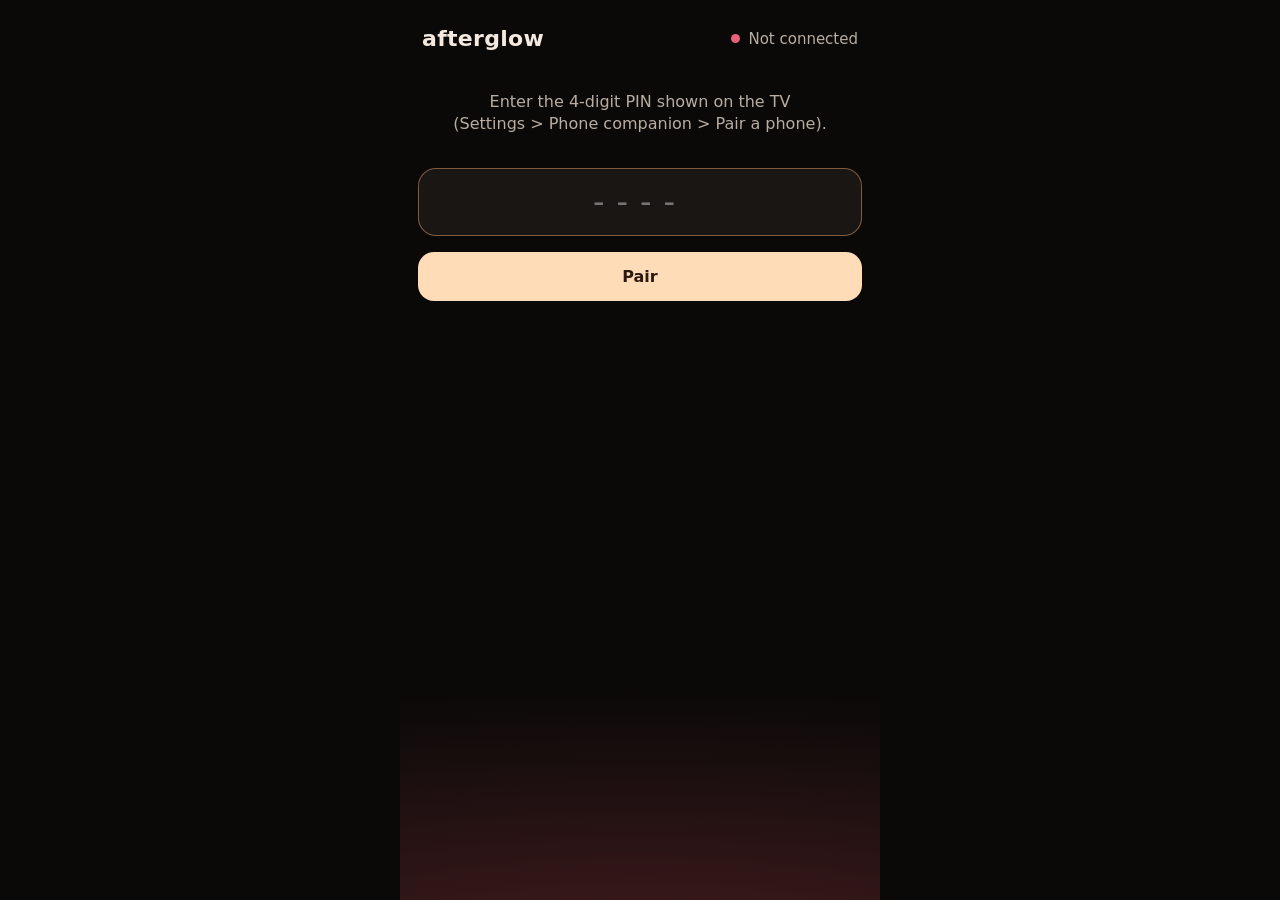
<file: app/src/main/assets/companion/index.html>
<!doctype html>
<html lang="en">
<head>
<meta charset="utf-8">
<meta name="viewport" content="width=device-width, initial-scale=1, viewport-fit=cover">
<meta name="theme-color" content="#0b0908">
<link rel="manifest" href="/manifest.json">
<link rel="icon" href="/icon.svg" type="image/svg+xml">
<title>Afterglow</title>
<style>
:root{--base:#0b0908;--ink:#f3e9df;--muted:#b8ada3;--cream:#ffdcb8;--line:rgba(243,233,223,.14);--fill:rgba(243,233,223,.07)}
*{box-sizing:border-box;-webkit-tap-highlight-color:transparent}
html,body{margin:0;background:var(--base);color:var(--ink);font-family:Outfit,"Segoe UI",system-ui,-apple-system,Roboto,sans-serif}
body{min-height:100vh;padding:max(18px,env(safe-area-inset-top)) 18px max(24px,env(safe-area-inset-bottom));max-width:480px;margin:0 auto;
  background:radial-gradient(120% 40% at 50% 105%,rgba(160,60,70,.35),transparent 70%),var(--base);background-attachment:fixed}
header{display:flex;justify-content:space-between;align-items:center;margin:8px 4px 16px}
h1{font-size:22px;font-weight:600;margin:0;letter-spacing:.3px}
.tv{color:var(--muted);font-size:15px;display:flex;align-items:center;gap:8px}
.dot{width:9px;height:9px;border-radius:50%;background:#6fd08c}.dot.off{background:#e8607a}
nav{display:flex;background:var(--fill);border:1px solid var(--line);border-radius:18px;padding:4px;margin-bottom:18px}
nav button{flex:1;background:none;border:0;color:var(--ink);font:inherit;font-size:15px;padding:11px 0;border-radius:14px}
nav button.on{background:var(--cream);color:#2a1a10;font-weight:600}
section{display:none}section.on{display:block}
.cap{font-size:12px;letter-spacing:2px;text-transform:uppercase;color:var(--muted);margin:20px 4px 10px}
textarea,input[type=text],input[type=tel]{width:100%;background:rgba(243,233,223,.06);border:1px solid rgba(255,176,112,.45);color:var(--ink);border-radius:18px;
  padding:14px 16px;font:inherit;font-size:18px;outline:none}
textarea{min-height:110px;resize:none}
.hint{color:var(--muted);font-size:13px;margin:6px 6px 0}
.row{display:flex;gap:10px;margin:12px 0}
.btn{flex:1;background:var(--fill);border:1px solid var(--line);color:var(--ink);font:inherit;font-size:16px;padding:14px 8px;border-radius:16px}
.btn.main{background:var(--cream);color:#2a1a10;font-weight:600;border-color:transparent}
.btn:active{transform:scale(.97);opacity:.85}
.pad{position:relative;width:250px;height:250px;margin:18px auto;border-radius:50%;background:var(--fill);border:1px solid var(--line)}
.pad button{position:absolute;background:none;border:0;color:var(--muted);font-size:26px;width:64px;height:64px}
.pad .u{left:93px;top:6px}.pad .d{left:93px;bottom:6px}.pad .l{left:6px;top:93px}.pad .r{right:6px;top:93px}
.pad .ok{left:75px;top:75px;width:100px;height:100px;border-radius:50%;background:rgba(243,233,223,.14);color:var(--ink);font-size:18px;font-weight:600}
.round{display:flex;justify-content:space-around;margin:8px 0}
.round button{width:74px;height:74px;border-radius:50%;background:var(--fill);border:1px solid var(--line);color:var(--ink);font:inherit;font-size:15px}
.fav{display:flex;align-items:center;gap:14px;background:var(--fill);border:1px solid var(--line);border-radius:16px;padding:10px 14px;margin-bottom:10px;touch-action:pan-y}
.fav.drag{opacity:.7;border-color:var(--cream)}
.chip{width:46px;height:34px;border-radius:9px;background:#3a2c36;display:grid;place-items:center;font-weight:600;font-size:15px}
.fav .n{flex:1;font-size:17px}.grip{touch-action:none;color:var(--muted);font-size:22px;padding:6px 8px;user-select:none}
.kv{display:flex;justify-content:space-between;background:var(--fill);border-radius:14px;padding:14px 16px;margin-bottom:10px}
.kv span:last-child{color:var(--muted)}
label.chk{display:flex;gap:10px;align-items:center;color:var(--muted);font-size:15px;margin:6px 4px 12px}
.foot{text-align:center;color:var(--muted);font-size:13px;margin-top:22px;min-height:20px}
.foot.err{color:#ff9aa8}
#pair{display:none;text-align:center;margin-top:40px}
#pair p{color:var(--muted);font-size:16px;line-height:1.4}
#pair input{text-align:center;font-size:32px;letter-spacing:12px;margin:16px 0}
</style>
</head>
<body>
<header><h1>afterglow</h1><div class="tv"><span class="dot off" id="dot"></span><span id="tvname">Not connected</span></div></header>

<div id="pair">
  <p>Enter the 4-digit PIN shown on the TV<br>(Settings &gt; Phone companion &gt; Pair a phone).</p>
  <input id="pin" type="tel" inputmode="numeric" maxlength="4" autocomplete="off" placeholder="----">
  <button class="btn main" id="pairgo" style="width:100%">Pair</button>
</div>

<div id="app" style="display:none">
<nav id="tabs"><button data-t="type" class="on">Type</button><button data-t="remote">Remote</button><button data-t="home">Home</button><button data-t="backup">Backup</button></nav>

<section id="s-type" class="on">
  <textarea id="txt" placeholder="Type here" autocapitalize="off" autocomplete="off" spellcheck="false"></textarea>
  <div class="hint">Goes into whatever box is open on the TV. Letters, numbers and common symbols only.</div>
  <div class="row">
    <button class="btn" id="bs" style="flex:.7">&#9003;</button>
    <button class="btn" id="sp">Space</button>
    <button class="btn" id="clr">Clear</button>
    <button class="btn main" id="send">Send &crarr;</button>
  </div>
</section>

<section id="s-pad" class="on">
  <div class="pad">
    <button class="u" data-k="up">&#9650;</button><button class="d" data-k="down">&#9660;</button>
    <button class="l" data-k="left">&#9664;</button><button class="r" data-k="right">&#9654;</button>
    <button class="ok" data-k="ok">OK</button>
  </div>
  <div class="round"><button data-k="back">Back</button><button data-k="home">Home</button><button data-k="panel">Panel</button></div>
</section>

<section id="s-home">
  <div class="cap">Favourites &middot; drag to reorder</div>
  <div id="favs"></div>
  <div class="cap">Showcase</div>
  <div class="kv"><span>TMDB key</span><span id="tmdb">-</span></div>
  <input id="newkey" type="text" placeholder="Paste a new TMDB key" autocapitalize="off" autocomplete="off" spellcheck="false">
  <div class="row"><button class="btn main" id="savekey">Save key</button></div>
</section>

<section id="s-backup">
  <div class="cap">Backup</div>
  <label class="chk"><input type="checkbox" id="withkey"> Include my TMDB key</label>
  <div class="row"><button class="btn main" id="save">Save backup</button><button class="btn" id="restore">Restore...</button></div>
  <input type="file" id="file" accept="application/json,.json" style="display:none">
  <div class="hint">Saved to your phone. Restoring changes favourites, names, remote buttons and look. It never changes the TV's home-button setup.</div>
</section>

<div class="foot" id="foot"></div>
</div>

<script>
(function(){
"use strict";
var $=function(id){return document.getElementById(id)};
var TK="ag_token", token=null, footTimer=0;
try{token=localStorage.getItem(TK)}catch(e){}

function say(msg,err){var f=$("foot");f.textContent=msg;f.className="foot"+(err?" err":"");clearTimeout(footTimer);footTimer=setTimeout(function(){f.textContent=""},4000)}
function setOnline(on,name){$("dot").className="dot"+(on?"":" off");$("tvname").textContent=on?(name||"TV"):"Not connected"}

function api(path,method,body,raw){
  var h={};if(token)h["Authorization"]="Bearer "+token;
  var o={method:method||"GET",headers:h};
  if(body!==undefined){h["Content-Type"]="application/json";o.body=typeof body==="string"?body:JSON.stringify(body)}
  return fetch(path,o).then(function(r){
    if(r.status===401&&path!=="/api/pair"){forget();throw new Error("Pair again with the TV")}
    return r.text().then(function(t){
      var j=null;try{j=JSON.parse(t)}catch(e){}
      if(!r.ok)throw new Error((j&&j.error)||"Error "+r.status);
      return raw?t:j;
    });
  },function(){setOnline(false);throw new Error("Cannot reach the TV. Same Wi-Fi?")});
}
function forget(){token=null;try{localStorage.removeItem(TK)}catch(e){}showPair()}
function showPair(){$("app").style.display="none";$("pair").style.display="block";setOnline(false)}
function showApp(){$("pair").style.display="none";$("app").style.display="block";tab("type")}

function pair(pin){
  return api("/api/pair","POST",{pin:pin}).then(function(r){
    token=r.token;try{localStorage.setItem(TK,token)}catch(e){}
    setOnline(true,r.name);showApp();
  });
}
$("pairgo").onclick=function(){pair($("pin").value.trim()).catch(function(e){alert(e.message)})};

function tab(t){
  [].forEach.call(document.querySelectorAll("#tabs button"),function(b){b.className=b.getAttribute("data-t")===t?"on":""});
  $("s-type").className=t==="type"?"on":"";
  $("s-pad").className=(t==="type"||t==="remote")?"on":"";
  $("s-home").className=t==="home"?"on":"";
  $("s-backup").className=t==="backup"?"on":"";
  if(t==="home")loadFavs();
}
$("tabs").onclick=function(e){var t=e.target.getAttribute&&e.target.getAttribute("data-t");if(t)tab(t)};

function key(k){return api("/api/key","POST",{key:k}).catch(function(e){say(e.message,true)})}
document.querySelectorAll("[data-k]").forEach(function(b){b.onclick=function(){key(b.getAttribute("data-k"))}});

function typeText(t){
  if(!t)return Promise.resolve();
  return api("/api/text","POST",{text:t}).then(function(r){
    if(r.skipped)say(r.skipped+" character(s) could not be typed (only plain letters, numbers and symbols work)",true);
    return r;
  });
}
$("bs").onclick=function(){key("del")};
$("sp").onclick=function(){typeText(" ").catch(function(e){say(e.message,true)})};
$("clr").onclick=function(){$("txt").value="";$("txt").focus()};
$("send").onclick=function(){
  var v=$("txt").value;if(!v)return key("enter");
  $("send").disabled=true;
  typeText(v).then(function(){return key("enter")}).then(function(){$("txt").value="";say("Sent")})
    .catch(function(e){say(e.message,true)}).then(function(){$("send").disabled=false});
};

function loadFavs(){
  api("/api/favourites").then(function(r){
    setOnline(true);
    var box=$("favs");box.textContent="";
    r.favourites.forEach(function(f){
      var d=document.createElement("div");d.className="fav";d.setAttribute("data-pkg",f.pkg);
      var c=document.createElement("div");c.className="chip";c.textContent=(f.label||"?").charAt(0).toUpperCase();
      var n=document.createElement("div");n.className="n";n.textContent=f.label;
      var g=document.createElement("div");g.className="grip";g.textContent="≡";
      d.appendChild(c);d.appendChild(n);d.appendChild(g);box.appendChild(d);
      dragger(g,d,box);
    });
    $("tmdb").textContent=r.tmdb;
  }).catch(function(e){say(e.message,true)});
}
function dragger(grip,item,box){
  grip.addEventListener("pointerdown",function(ev){
    ev.preventDefault();grip.setPointerCapture(ev.pointerId);item.classList.add("drag");
    var move=function(e){
      var sib=[].filter.call(box.children,function(x){return x!==item});
      for(var i=0;i<sib.length;i++){
        var r=sib[i].getBoundingClientRect();
        if(e.clientY<r.top+r.height/2){box.insertBefore(item,sib[i]);return}
      }
      box.appendChild(item);
    };
    var up=function(){
      grip.removeEventListener("pointermove",move);grip.removeEventListener("pointerup",up);grip.removeEventListener("pointercancel",up);
      item.classList.remove("drag");
      var order=[].map.call(box.children,function(x){return x.getAttribute("data-pkg")});
      api("/api/favourites","POST",{order:order}).then(function(){say("Order saved")}).catch(function(e){say(e.message,true);loadFavs()});
    };
    grip.addEventListener("pointermove",move);grip.addEventListener("pointerup",up);grip.addEventListener("pointercancel",up);
  });
}
$("savekey").onclick=function(){
  var k=$("newkey").value.trim();if(!k)return;
  api("/api/tmdbkey","POST",{key:k}).then(function(r){$("tmdb").textContent=r.tmdb;$("newkey").value="";say("Key saved")})
    .catch(function(e){say(e.message,true)});
};

$("save").onclick=function(){
  api("/api/backup"+($("withkey").checked?"?withKey=1":""),"GET",undefined,true).then(function(t){
    var a=document.createElement("a");
    a.href=URL.createObjectURL(new Blob([t],{type:"application/json"}));
    a.download="afterglow-backup-"+new Date().toISOString().slice(0,10)+".json";
    document.body.appendChild(a);a.click();a.remove();say("Saved to your phone");
  }).catch(function(e){say(e.message,true)});
};
$("restore").onclick=function(){$("file").click()};
$("file").onchange=function(){
  var f=this.files[0];this.value="";if(!f)return;
  if(f.size>60000){say("That file is too big for a backup",true);return}
  var rd=new FileReader();
  rd.onload=function(){
    api("/api/restore","POST",String(rd.result)).then(function(){say("Restored")}).catch(function(e){say(e.message,true)});
  };
  rd.readAsText(f);
};

// Start: a PIN in the address (from the QR code) pairs this phone once; later the saved token is enough.
var q=new URLSearchParams(location.search),pin=q.get("pin");
if(pin){history.replaceState(null,"","/")}
if(token){
  api("/api/ping").then(function(r){setOnline(true,r.name);showApp()}).catch(function(e){
    if(!token&&pin)pair(pin).catch(function(x){showPair();say(x.message,true)});else if(token){setOnline(false);showApp();say(e.message,true)}
  });
}else if(pin){
  pair(pin).catch(function(e){showPair();alert(e.message)});
}else showPair();
})();
</script>
</body>
</html>
</file>
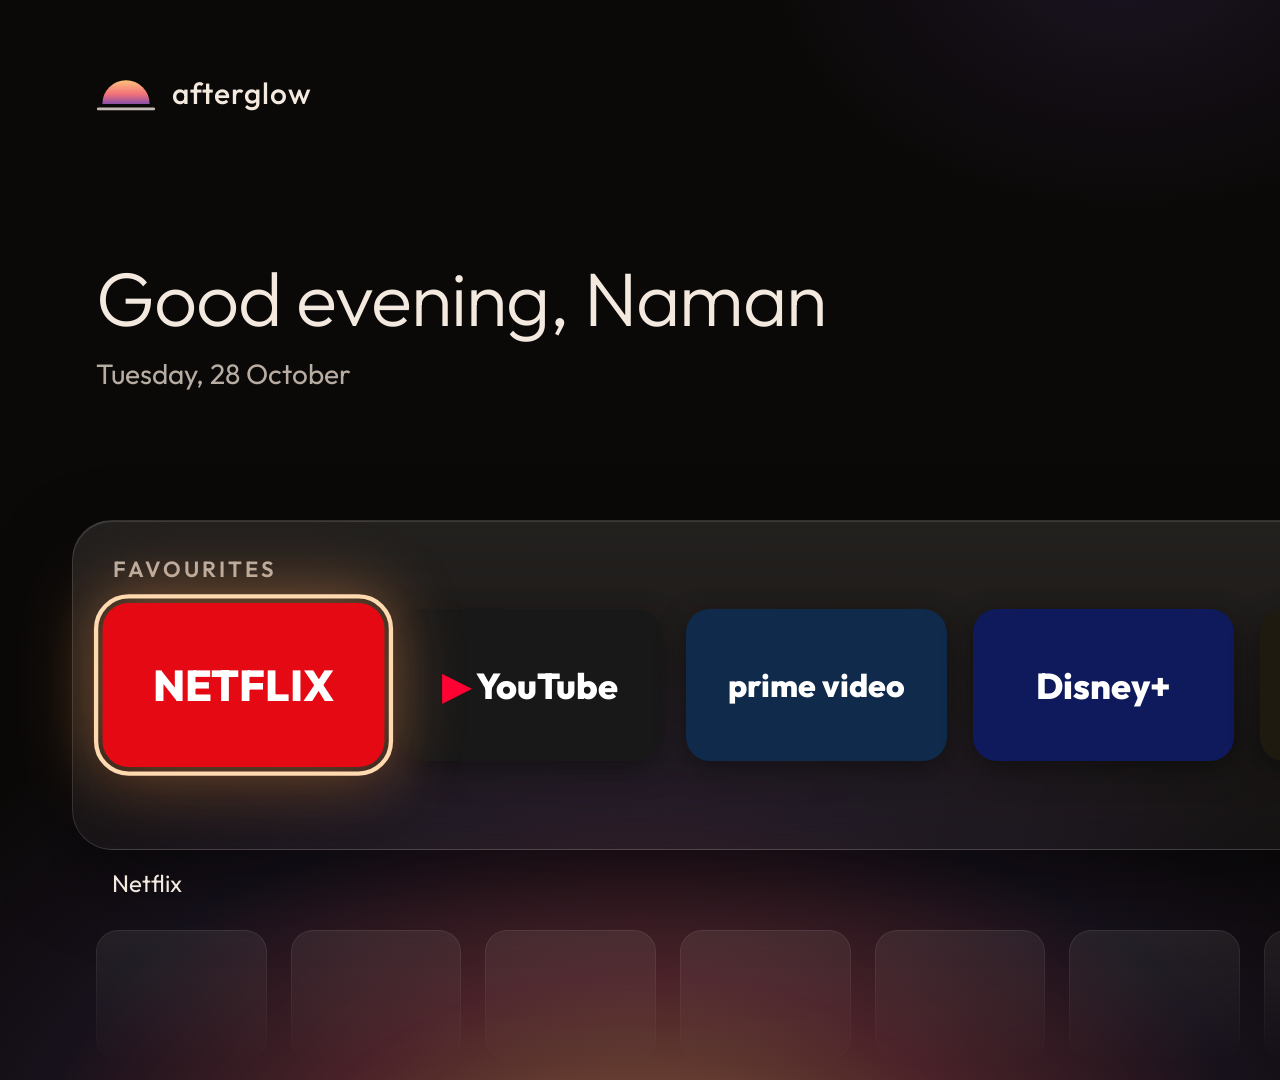
<file: docs/design/v2/lite.html>
<html><head><link rel="stylesheet" href="base.css"><style>
body{background:radial-gradient(ellipse 70% 55% at 50% 112%,rgba(255,176,112,.50),rgba(232,96,122,.28) 40%,rgba(91,63,140,.14) 70%,transparent 100%),radial-gradient(ellipse 40% 35% at 88% -5%,rgba(91,63,140,.20),transparent 70%),#0B0908}
.hero{position:absolute;left:96px;top:250px}
.hero h1{font-size:76px;font-weight:300;letter-spacing:-1px}.hero p{font-size:28px;margin-top:10px}
.shelf{position:absolute;left:72px;right:72px;top:520px;height:330px;border-radius:40px;padding:34px 40px}
.row{display:grid;grid-template-columns:repeat(6,1fr);gap:26px;margin-top:26px}.row .card{height:152px}
.lbl{position:absolute;left:112px;top:868px;font-size:24px}
.peek{position:absolute;left:96px;right:96px;top:930px;display:grid;grid-template-columns:repeat(9,1fr);gap:24px;-webkit-mask-image:linear-gradient(180deg,#000 0,transparent 140px)}
.peek div{height:130px;border-radius:22px;background:rgba(255,244,235,.07);border:1px solid rgba(255,244,235,.08)}
</style></head><body>
<div class="top"><div class="logo"><svg width="60" height="40" viewBox="-6 0 64 44"><defs><linearGradient id="s" x1="0" y1="0" x2="0" y2="1"><stop offset="0" stop-color="#FFC27A"/><stop offset=".6" stop-color="#F0707A"/><stop offset="1" stop-color="#8A4FA8"/></linearGradient></defs><path d="M0 34 A26 26 0 0 1 52 34 Z" fill="url(#s)"/><rect x="-6" y="38" width="64" height="3" rx="1.5" fill="#F3E9DF" opacity=".8"/></svg> afterglow</div><div class="pill">9:41 PM<div class="ib" style="margin-left:14px"><svg viewBox="0 0 24 24"><rect x="3" y="3" width="7" height="7" rx="2"/><rect x="14" y="3" width="7" height="7" rx="2"/><rect x="3" y="14" width="7" height="7" rx="2"/><rect x="14" y="14" width="7" height="7" rx="2"/></svg></div><div class="ib"><svg viewBox="0 0 24 24"><circle cx="12" cy="12" r="3"/><path d="M19.4 15a1.7 1.7 0 0 0 .3 1.8l.1.1a2 2 0 1 1-2.8 2.8l-.1-.1a1.7 1.7 0 0 0-1.8-.3 1.7 1.7 0 0 0-1 1.5V21a2 2 0 1 1-4 0v-.1a1.7 1.7 0 0 0-1.1-1.5 1.7 1.7 0 0 0-1.8.3l-.1.1a2 2 0 1 1-2.8-2.8l.1-.1a1.7 1.7 0 0 0 .3-1.8 1.7 1.7 0 0 0-1.5-1H3a2 2 0 1 1 0-4h.1a1.7 1.7 0 0 0 1.5-1.1 1.7 1.7 0 0 0-.3-1.8l-.1-.1a2 2 0 1 1 2.8-2.8l.1.1a1.7 1.7 0 0 0 1.8.3H9a1.7 1.7 0 0 0 1-1.5V3a2 2 0 1 1 4 0v.1a1.7 1.7 0 0 0 1 1.5 1.7 1.7 0 0 0 1.8-.3l.1-.1a2 2 0 1 1 2.8 2.8l-.1.1a1.7 1.7 0 0 0-.3 1.8V9a1.7 1.7 0 0 0 1.5 1H21a2 2 0 1 1 0 4h-.1a1.7 1.7 0 0 0-1.5 1z"/></svg></div></div></div>
<div class="hero"><h1>Good evening, Naman</h1><p class="muted">Tuesday, 28 October</p></div>
<div class="shelf glass"><div class="caps">Favourites</div><div class="row"><div class="card f" style="background:#E50914;font-size:40px">NETFLIX</div><div class="card" style="background:#181818;font-size:36px"><span><span style="color:#FF0033">▶</span> YouTube</span></div><div class="card" style="background:#0F2A4A;font-size:32px">prime video</div><div class="card" style="background:#0E1A5C;font-size:36px">Disney+</div><div class="card" style="background:#1F1A10;color:#E5A00D;font-size:40px">plex</div><div class="card" style="background:#121212;color:#1ED760;font-size:34px">Spotify</div></div></div>
<div class="lbl">Netflix</div>
<div class="peek"><div></div><div></div><div></div><div></div><div></div><div></div><div></div><div></div><div></div></div>
</body></html>
</file>
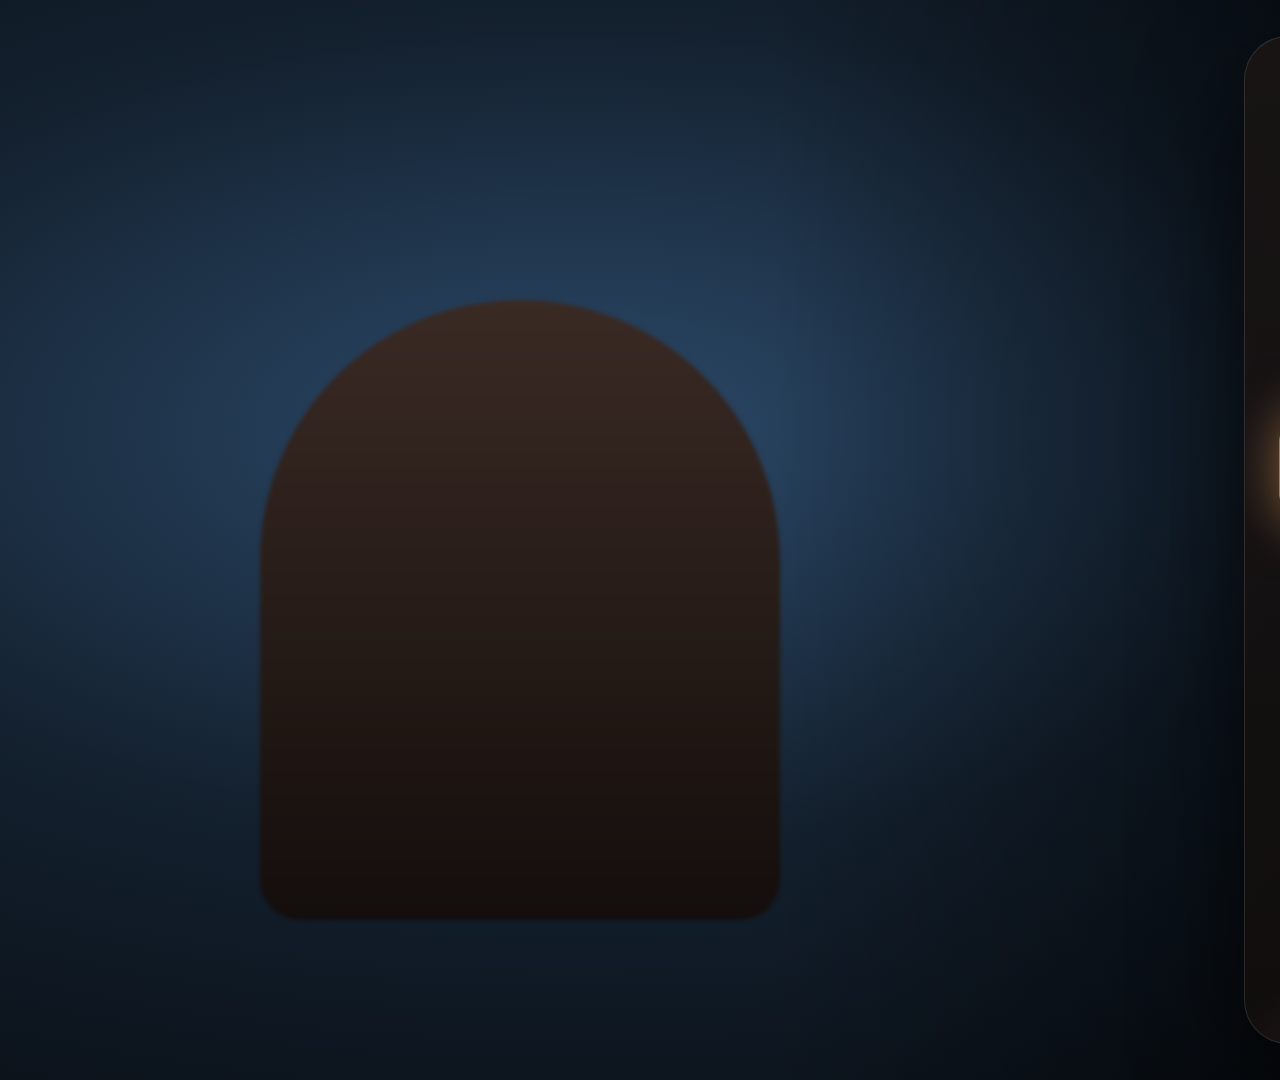
<file: docs/design/v2/panel.html>
<html><head><link rel="stylesheet" href="base.css"><style>
.video{position:absolute;inset:0;background:radial-gradient(ellipse at 30% 40%,#2C4A6A 0,#13202E 45%,#06090D 100%)}
.video:after{content:"";position:absolute;left:260px;top:300px;width:520px;height:620px;border-radius:260px 260px 40px 40px;background:linear-gradient(180deg,#3A2A24,#140E0C);filter:blur(2px)}
.dim{position:absolute;inset:0;background:linear-gradient(90deg,rgba(0,0,0,0) 40%,rgba(0,0,0,.55) 70%)}
.p{position:absolute;right:36px;top:36px;bottom:36px;width:640px;border-radius:44px;padding:44px 40px;background:linear-gradient(180deg,rgba(28,22,20,.78),rgba(18,14,13,.86));border:1px solid rgba(255,244,235,.12);backdrop-filter:blur(40px);box-shadow:0 40px 100px rgba(0,0,0,.6);overflow:hidden}
.p:before{content:"";position:absolute;left:-20%;right:-20%;bottom:-260px;height:420px;background:radial-gradient(ellipse at 50% 100%,rgba(255,176,112,.35),rgba(232,96,122,.18) 45%,transparent 70%)}
.hd{display:flex;justify-content:space-between;align-items:flex-end}.clock{font-size:56px;font-weight:300}.hd .muted{font-size:24px;margin-bottom:10px}
.np{margin-top:30px;display:flex;gap:24px;align-items:center;padding:22px;border-radius:30px;background:rgba(255,244,235,.07);border:1px solid rgba(255,244,235,.10)}
.np .art{width:92px;height:92px;border-radius:20px;background:linear-gradient(135deg,#E50914,#5B0A10)}
.np h3{font-size:28px;font-weight:500;white-space:nowrap}.np p{font-size:22px;margin-top:4px}
.ctl{margin-left:auto;display:flex;gap:10px}.ctl div{width:52px;height:52px;border-radius:26px;display:grid;place-items:center;background:rgba(255,244,235,.10);font-size:22px}.ctl div.pp{background:#F3E9DF;color:#0B0908}
.vol{margin-top:30px;display:flex;align-items:center;gap:20px;font-size:24px}
.tr{flex:1;height:14px;border-radius:7px;background:rgba(255,244,235,.14);position:relative}.tr i{position:absolute;left:0;top:0;bottom:0;width:38%;border-radius:7px;background:linear-gradient(90deg,#FFB070,#E8607A)}
.tr b{position:absolute;left:38%;top:50%;width:30px;height:30px;margin:-15px 0 0 -15px;border-radius:15px;background:#F3E9DF}
.g{margin-top:28px;display:grid;grid-template-columns:1fr 1fr;gap:16px;position:relative}
.t{height:112px;border-radius:30px;padding:20px 24px;background:rgba(255,244,235,.07);border:1px solid rgba(255,244,235,.09);display:flex;flex-direction:column;justify-content:space-between}
.t svg{width:32px;height:32px;min-height:32px;flex-shrink:0;stroke:#F3E9DF;fill:none;stroke-width:2;stroke-linecap:round;stroke-linejoin:round}
.t h4{font-size:24px;font-weight:500}.t span{font-size:20px;color:#B8ADA3}
.t.on{background:rgba(255,176,112,.18);border-color:rgba(255,176,112,.35)}.t.on svg{stroke:#FFB070}
.t.f{background:#FFD9B0;border-color:#FFD9B0;box-shadow:0 0 50px rgba(255,170,100,.5);transform:scale(1.04)}.t.f h4,.t.f span{color:#1A1210}.t.f svg{stroke:#1A1210}
.ft{position:absolute;left:40px;right:40px;bottom:36px;display:flex;justify-content:space-between;font-size:22px}
</style></head><body>
<div class="video"></div><div class="dim"></div>
<div class="p"><div class="hd"><div class="clock">9:41 PM</div><div class="muted">Quick settings</div></div>
<div class="np"><div class="art"></div><div><h3>Stranger Things</h3><p class="muted">S4 · E7 · Netflix</p></div><div class="ctl"><div>◀◀</div><div class="pp">❚❚</div><div>▶▶</div></div></div>
<div class="vol"><svg width="34" height="34" viewBox="0 0 24 24" fill="none" stroke="#F3E9DF" stroke-width="2"><path d="M11 5 6 9H2v6h4l5 4z"/><path d="M15.5 8.5a5 5 0 0 1 0 7"/></svg><div class="tr"><i></i><b></b></div><span>38</span></div>
<div class="g">
<div class="t f"><svg viewBox="0 0 24 24"><path d="M21 12.8A9 9 0 1 1 11.2 3 7 7 0 0 0 21 12.8z"/></svg><div><h4>Sleep</h4><span>Turn off now</span></div></div>
<div class="t on"><svg viewBox="0 0 24 24"><circle cx="12" cy="13" r="8"/><path d="M12 9v4l2 2M9 2h6"/></svg><div><h4>Sleep timer</h4><span>Off in 45 min</span></div></div>
<div class="t on"><svg viewBox="0 0 24 24"><path d="M5 12.5a10 10 0 0 1 14 0M8.5 16a5 5 0 0 1 7 0M2 9a15 15 0 0 1 20 0"/><circle cx="12" cy="19.5" r=".8"/></svg><div><h4>Wi-Fi</h4><span>Home 5G</span></div></div>
<div class="t"><svg viewBox="0 0 24 24"><path d="m7 7 10 10-5 5V2l5 5L7 17"/></svg><div><h4>Bluetooth</h4><span>Remote connected</span></div></div>
<div class="t"><svg viewBox="0 0 24 24"><rect x="5" y="2" width="14" height="20" rx="3"/><circle cx="12" cy="14" r="4"/><circle cx="12" cy="6" r="1"/></svg><div><h4>Sound output</h4><span>TV speakers</span></div></div>
<div class="t"><svg viewBox="0 0 24 24"><rect x="2" y="4" width="20" height="13" rx="2"/><path d="M8 21h8M12 17v4"/></svg><div><h4>Picture</h4><span>Open settings</span></div></div>
<div class="t"><svg viewBox="0 0 24 24"><circle cx="12" cy="4" r="2"/><path d="M4 8l8 2 8-2M12 10v5l-4 7M12 15l4 7"/></svg><div><h4>Accessibility</h4><span>Captions, text</span></div></div>
<div class="t"><svg viewBox="0 0 24 24"><circle cx="12" cy="12" r="3"/><path d="M12 2v3M12 19v3M2 12h3M19 12h3M4.9 4.9l2.1 2.1M17 17l2.1 2.1M4.9 19.1 7 17M17 7l2.1-2.1"/></svg><div><h4>All settings</h4><span>TV settings</span></div></div>
</div>
<div class="ft muted"><span>Afterglow settings</span><span>Back to close</span></div></div>
</body></html>
</file>
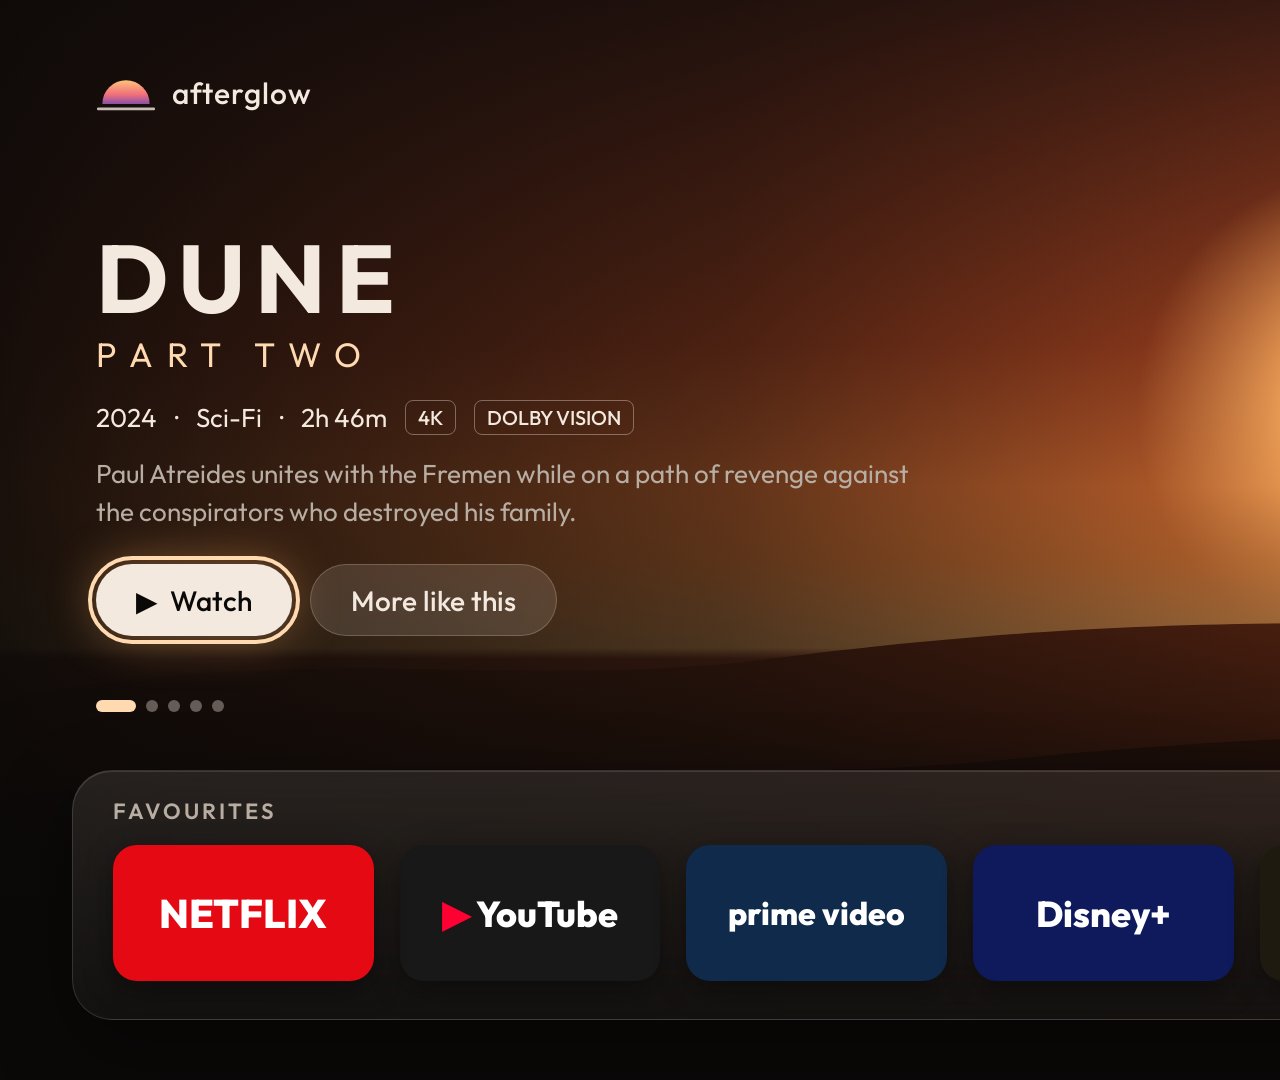
<file: docs/design/v2/showcase.html>
<html><head><link rel="stylesheet" href="base.css"><style>
.art{position:absolute;inset:0;background:
 radial-gradient(circle at 72% 38%,#FFE2A8 0,#FFB060 5%,rgba(255,140,60,.0) 16%),
 linear-gradient(180deg,#3A1A12 0,#9A3E1E 32%,#E07A36 52%,#F2A55A 60%,#8A3A1C 61%,#5A220F 100%)}
.art svg{position:absolute;left:0;bottom:0}
.shade{position:absolute;inset:0;background:linear-gradient(90deg,rgba(11,9,8,.92) 0,rgba(11,9,8,.55) 38%,rgba(11,9,8,0) 70%),linear-gradient(0deg,#0B0908 0,rgba(11,9,8,.85) 22%,rgba(11,9,8,0) 55%)}
.info{position:absolute;left:96px;top:230px;width:820px}
.t{font-size:96px;font-weight:700;letter-spacing:10px;line-height:1}.t small{display:block;font-size:34px;letter-spacing:14px;font-weight:400;margin-top:12px;color:#FFD9B0}
.meta{font-size:26px;margin-top:28px;display:flex;gap:18px;align-items:center}.meta b{padding:4px 12px;border:1px solid rgba(255,244,235,.35);border-radius:8px;font-size:20px;font-weight:500}
.desc{font-size:26px;line-height:1.45;margin-top:20px}
.btns{display:flex;gap:18px;margin-top:34px}
.b{height:72px;padding:0 40px;border-radius:36px;display:flex;align-items:center;gap:14px;font-size:28px;font-weight:500}
.b1{background:#F3E9DF;color:#0B0908;box-shadow:0 0 50px rgba(255,170,100,.45);outline:4px solid #FFD9B0;outline-offset:4px}.b2{background:rgba(255,244,235,.12);border:1px solid rgba(255,244,235,.2)}
.dots{position:absolute;left:96px;top:700px;display:flex;gap:10px}.dots i{width:12px;height:12px;border-radius:6px;background:rgba(255,244,235,.35)}.dots i:first-child{width:40px;background:#FFD9B0}
.shelf{position:absolute;left:72px;right:72px;top:770px;height:250px;border-radius:40px;padding:26px 40px}
.row{display:grid;grid-template-columns:repeat(6,1fr);gap:26px;margin-top:20px}.row .card{height:136px}.row .card.f{transform:none;outline:none;box-shadow:0 10px 30px rgba(0,0,0,.4)}
.credit{position:absolute;right:96px;top:700px;font-size:18px}
</style></head><body>
<div class="art"><svg width="1920" height="1080" viewBox="0 0 1920 1080"><path d="M0 700 C300 640 520 690 760 660 S1300 600 1920 650 V1080 H0Z" fill="#6A2A12"/><path d="M0 800 C400 740 700 790 1000 760 S1600 720 1920 770 V1080 H0Z" fill="#3E170A"/><path d="M0 900 C500 860 900 900 1300 870 S1700 850 1920 880 V1080 H0Z" fill="#1E0C06"/></svg></div>
<div class="shade"></div>
<div class="top"><div class="logo"><svg width="60" height="40" viewBox="-6 0 64 44"><defs><linearGradient id="s" x1="0" y1="0" x2="0" y2="1"><stop offset="0" stop-color="#FFC27A"/><stop offset=".6" stop-color="#F0707A"/><stop offset="1" stop-color="#8A4FA8"/></linearGradient></defs><path d="M0 34 A26 26 0 0 1 52 34 Z" fill="url(#s)"/><rect x="-6" y="38" width="64" height="3" rx="1.5" fill="#F3E9DF" opacity=".8"/></svg> afterglow</div><div class="pill">9:41 PM<div class="ib" style="margin-left:14px"><svg viewBox="0 0 24 24"><rect x="3" y="3" width="7" height="7" rx="2"/><rect x="14" y="3" width="7" height="7" rx="2"/><rect x="3" y="14" width="7" height="7" rx="2"/><rect x="14" y="14" width="7" height="7" rx="2"/></svg></div><div class="ib"><svg viewBox="0 0 24 24"><circle cx="12" cy="12" r="3"/><path d="M19.4 15a1.7 1.7 0 0 0 .3 1.8l.1.1a2 2 0 1 1-2.8 2.8l-.1-.1a1.7 1.7 0 0 0-1.8-.3 1.7 1.7 0 0 0-1 1.5V21a2 2 0 1 1-4 0v-.1a1.7 1.7 0 0 0-1.1-1.5 1.7 1.7 0 0 0-1.8.3l-.1.1a2 2 0 1 1-2.8-2.8l.1-.1a1.7 1.7 0 0 0 .3-1.8 1.7 1.7 0 0 0-1.5-1H3a2 2 0 1 1 0-4h.1a1.7 1.7 0 0 0 1.5-1.1 1.7 1.7 0 0 0-.3-1.8l-.1-.1a2 2 0 1 1 2.8-2.8l.1.1a1.7 1.7 0 0 0 1.8.3H9a1.7 1.7 0 0 0 1-1.5V3a2 2 0 1 1 4 0v.1a1.7 1.7 0 0 0 1 1.5 1.7 1.7 0 0 0 1.8-.3l.1-.1a2 2 0 1 1 2.8 2.8l-.1.1a1.7 1.7 0 0 0-.3 1.8V9a1.7 1.7 0 0 0 1.5 1H21a2 2 0 1 1 0 4h-.1a1.7 1.7 0 0 0-1.5 1z"/></svg></div></div></div>
<div class="info"><div class="t">DUNE<small>PART TWO</small></div>
<div class="meta"><span>2024</span>·<span>Sci-Fi</span>·<span>2h 46m</span><b>4K</b><b>DOLBY VISION</b></div>
<div class="desc muted">Paul Atreides unites with the Fremen while on a path of revenge against the conspirators who destroyed his family.</div>
<div class="btns"><div class="b b1">▶&nbsp; Watch</div><div class="b b2">More like this</div></div></div>
<div class="dots"><i></i><i></i><i></i><i></i><i></i></div>
<div class="credit muted">Trending this week · TMDB</div>
<div class="shelf glass"><div class="caps">Favourites</div><div class="row"><div class="card f" style="background:#E50914;font-size:40px">NETFLIX</div><div class="card" style="background:#181818;font-size:36px"><span><span style="color:#FF0033">▶</span> YouTube</span></div><div class="card" style="background:#0F2A4A;font-size:32px">prime video</div><div class="card" style="background:#0E1A5C;font-size:36px">Disney+</div><div class="card" style="background:#1F1A10;color:#E5A00D;font-size:40px">plex</div><div class="card" style="background:#121212;color:#1ED760;font-size:34px">Spotify</div></div></div>
</body></html>
</file>
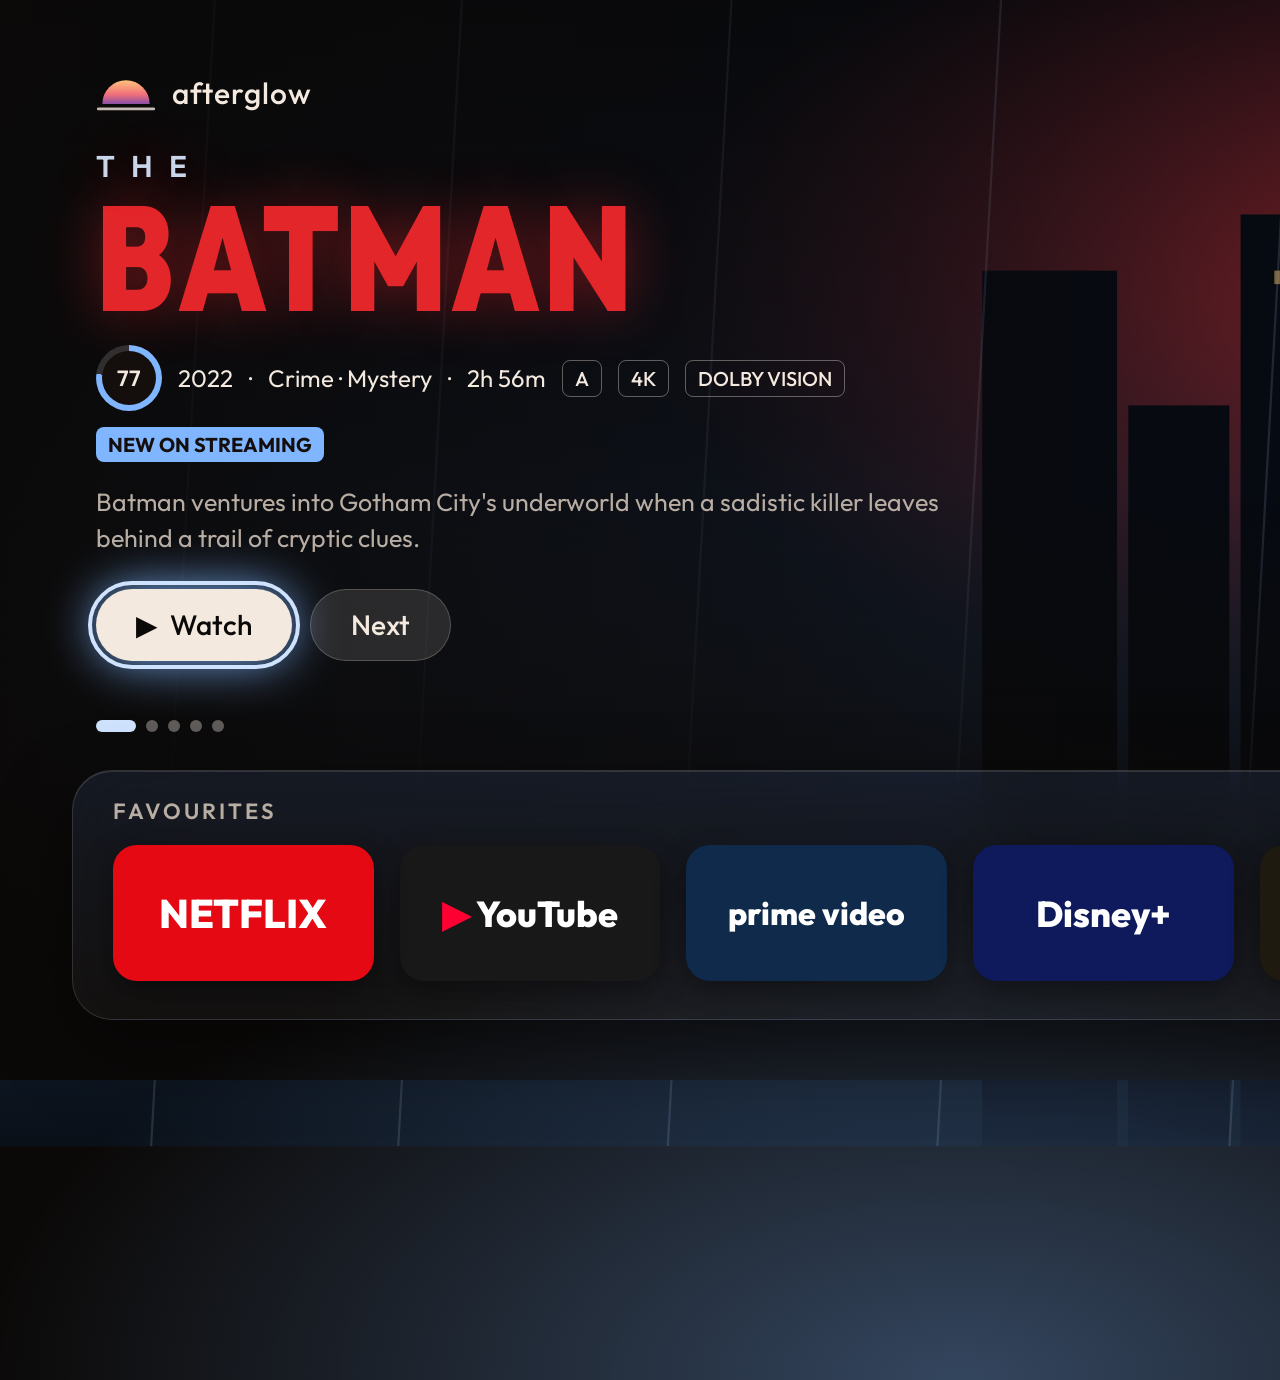
<file: docs/design/v2/showcase2-bat.html>
<html><head><link rel="stylesheet" href="base.css"><style>
:root{--acc:#FFB070;--acc2:#E8607A;--ring:#FFD9B0;--tint:rgba(255,176,112,.10)}
body.bat{--acc:#7FB6FF;--acc2:#3A5BD9;--ring:#CFE3FF;--tint:rgba(110,160,255,.10)}
.art{position:absolute;inset:-4%;transform:scale(var(--z,1.04)) translate(var(--x,0px),var(--y,0px))}
.dune{background:radial-gradient(circle at 72% 38%,#FFE2A8 0,#FFB060 5%,rgba(255,140,60,0) 16%),linear-gradient(180deg,#3A1A12 0,#9A3E1E 32%,#E07A36 52%,#F2A55A 60%,#8A3A1C 61%,#5A220F 100%)}
.batart{background:radial-gradient(ellipse at 70% 30%,rgba(200,40,40,.55),transparent 35%),linear-gradient(180deg,#05070C 0,#0D1626 40%,#1B2B44 70%,#0A1018 100%)}
.art svg{position:absolute;left:0;bottom:0;width:100%;height:100%}
.shade{position:absolute;inset:0;background:linear-gradient(90deg,rgba(11,9,8,.92) 0,rgba(11,9,8,.55) 38%,rgba(11,9,8,0) 70%),linear-gradient(0deg,#0B0908 0,rgba(11,9,8,.85) 22%,rgba(11,9,8,0) 55%)}
.glow{position:absolute;left:-10%;right:-10%;bottom:-300px;height:600px;background:radial-gradient(ellipse at 50% 100%,var(--acc),transparent 60%);opacity:.35}
.info{position:absolute;left:96px;top:210px;width:860px}
.logo-d{font-size:120px;font-weight:200;letter-spacing:34px;line-height:1;color:#F6E7CF;text-shadow:0 0 40px rgba(255,170,90,.35)}
.logo-d small{display:block;font-size:30px;letter-spacing:22px;font-weight:300;margin-top:14px;color:#F2C994}
.logo-b{font-size:118px;font-weight:900;letter-spacing:4px;line-height:.9;color:#E3262A;transform:scaleY(1.25);transform-origin:left top;text-shadow:0 0 50px rgba(227,38,42,.45)}
.logo-b small{display:block;font-size:30px;letter-spacing:16px;font-weight:600;color:#C9D6EA;transform:scaleY(.8);margin-bottom:6px}
.meta{font-size:24px;margin-top:40px;display:flex;gap:16px;align-items:center;flex-wrap:wrap}
.ring{width:66px;height:66px;border-radius:50%;display:grid;place-items:center;background:conic-gradient(var(--acc) var(--p),rgba(255,255,255,.15) 0);position:relative;font-weight:600;font-size:22px}
.ring:before{content:"";position:absolute;inset:6px;border-radius:50%;background:#140F0D}.ring span{position:relative}
.bd{padding:5px 12px;border:1px solid rgba(255,244,235,.35);border-radius:8px;font-size:20px;font-weight:500}
.new{background:var(--acc);color:#140F0D;border:none;font-weight:700}
.desc{font-size:25px;line-height:1.45;margin-top:22px}
.btns{display:flex;gap:18px;margin-top:32px}
.b{height:72px;padding:0 40px;border-radius:36px;display:flex;align-items:center;gap:14px;font-size:28px;font-weight:500}
.b1{background:#F3E9DF;color:#0B0908;box-shadow:0 0 50px var(--acc);outline:4px solid var(--ring);outline-offset:4px}.b2{background:rgba(255,244,235,.12);border:1px solid rgba(255,244,235,.2)}
.dots{position:absolute;left:96px;top:720px;display:flex;gap:10px}.dots i{width:12px;height:12px;border-radius:6px;background:rgba(255,244,235,.35)}.dots i:first-child{width:40px;background:var(--ring)}
.shelf{position:absolute;left:72px;right:72px;top:770px;height:250px;border-radius:40px;padding:26px 40px;background:linear-gradient(180deg,var(--tint),rgba(255,244,235,.04))!important}
.row{display:grid;grid-template-columns:repeat(6,1fr);gap:26px;margin-top:20px}.row .card{height:136px}.row .card.f{transform:none;outline:none;box-shadow:0 10px 30px rgba(0,0,0,.4)}
.credit{position:absolute;right:96px;top:722px;font-size:18px}
.tag{position:absolute;right:96px;top:160px;font-size:20px;padding:8px 18px;border-radius:20px;background:rgba(0,0,0,.35);border:1px solid rgba(255,255,255,.15)}
body.bat .info{top:150px}body.bat .meta{margin-top:56px}</style></head><body class="bat">
<div class="art batart"><svg viewBox="0 0 1920 1080" preserveAspectRatio="none"><g fill="#060A12"><rect x="980" y="300" width="120" height="780"/><rect x="1110" y="420" width="90" height="660"/><rect x="1210" y="250" width="150" height="830"/><rect x="1380" y="380" width="110" height="700"/><rect x="1500" y="200" width="140" height="880"/><rect x="1660" y="340" width="120" height="740"/><rect x="1790" y="460" width="130" height="620"/></g><g fill="#F7C46A" opacity=".5"><rect x="1240" y="300" width="8" height="12"/><rect x="1270" y="340" width="8" height="12"/><rect x="1530" y="260" width="8" height="12"/><rect x="1560" y="320" width="8" height="12"/><rect x="1690" y="400" width="8" height="12"/></g><g stroke="#9DB4D8" stroke-width="2" opacity=".18"><path d="M100 0 l-60 1080M300 0 l-60 1080M520 0 l-60 1080M760 0 l-60 1080M1000 0 l-60 1080M1260 0 l-60 1080M1500 0 l-60 1080M1760 0 l-60 1080"/></g></svg></div>
<div class="shade"></div><div class="glow"></div>
<div class="top"><div class="logo"><svg width="60" height="40" viewBox="-6 0 64 44"><defs><linearGradient id="s" x1="0" y1="0" x2="0" y2="1"><stop offset="0" stop-color="#FFC27A"/><stop offset=".6" stop-color="#F0707A"/><stop offset="1" stop-color="#8A4FA8"/></linearGradient></defs><path d="M0 34 A26 26 0 0 1 52 34 Z" fill="url(#s)"/><rect x="-6" y="38" width="64" height="3" rx="1.5" fill="#F3E9DF" opacity=".8"/></svg> afterglow</div><div class="pill">9:41 PM<div class="ib" style="margin-left:14px"><svg viewBox="0 0 24 24"><rect x="3" y="3" width="7" height="7" rx="2"/><rect x="14" y="3" width="7" height="7" rx="2"/><rect x="3" y="14" width="7" height="7" rx="2"/><rect x="14" y="14" width="7" height="7" rx="2"/></svg></div><div class="ib"><svg viewBox="0 0 24 24"><circle cx="12" cy="12" r="3"/><path d="M19.4 15a1.7 1.7 0 0 0 .3 1.8l.1.1a2 2 0 1 1-2.8 2.8l-.1-.1a1.7 1.7 0 0 0-1.8-.3 1.7 1.7 0 0 0-1 1.5V21a2 2 0 1 1-4 0v-.1a1.7 1.7 0 0 0-1.1-1.5 1.7 1.7 0 0 0-1.8.3l-.1.1a2 2 0 1 1-2.8-2.8l.1-.1a1.7 1.7 0 0 0 .3-1.8 1.7 1.7 0 0 0-1.5-1H3a2 2 0 1 1 0-4h.1a1.7 1.7 0 0 0 1.5-1.1 1.7 1.7 0 0 0-.3-1.8l-.1-.1a2 2 0 1 1 2.8-2.8l.1.1a1.7 1.7 0 0 0 1.8.3H9a1.7 1.7 0 0 0 1-1.5V3a2 2 0 1 1 4 0v.1a1.7 1.7 0 0 0 1 1.5 1.7 1.7 0 0 0 1.8-.3l.1-.1a2 2 0 1 1 2.8 2.8l-.1.1a1.7 1.7 0 0 0-.3 1.8V9a1.7 1.7 0 0 0 1.5 1H21a2 2 0 1 1 0 4h-.1a1.7 1.7 0 0 0-1.5 1z"/></svg></div></div></div>
<div class="info"><div class="logo-b"><small>THE</small>BATMAN</div>
<div class="meta"><div class="ring" style="--p:77%"><span>77</span></div><span>2022</span>·<span>Crime · Mystery</span>·<span>2h 56m</span><b class="bd">A</b><b class="bd">4K</b><b class="bd">DOLBY VISION</b><b class="bd new">NEW ON STREAMING</b></div>
<div class="desc muted">Batman ventures into Gotham City's underworld when a sadistic killer leaves behind a trail of cryptic clues.</div>
<div class="btns"><div class="b b1">▶&nbsp; Watch</div><div class="b b2">Next</div></div></div>
<div class="dots"><i></i><i></i><i></i><i></i><i></i></div>
<div class="credit muted">Trending this week · TMDB</div>
<div class="shelf glass"><div class="caps">Favourites</div><div class="row"><div class="card f" style="background:#E50914;font-size:40px">NETFLIX</div><div class="card" style="background:#181818;font-size:36px"><span><span style="color:#FF0033">▶</span> YouTube</span></div><div class="card" style="background:#0F2A4A;font-size:32px">prime video</div><div class="card" style="background:#0E1A5C;font-size:36px">Disney+</div><div class="card" style="background:#1F1A10;color:#E5A00D;font-size:40px">plex</div><div class="card" style="background:#121212;color:#1ED760;font-size:34px">Spotify</div></div></div>
</body></html>
</file>
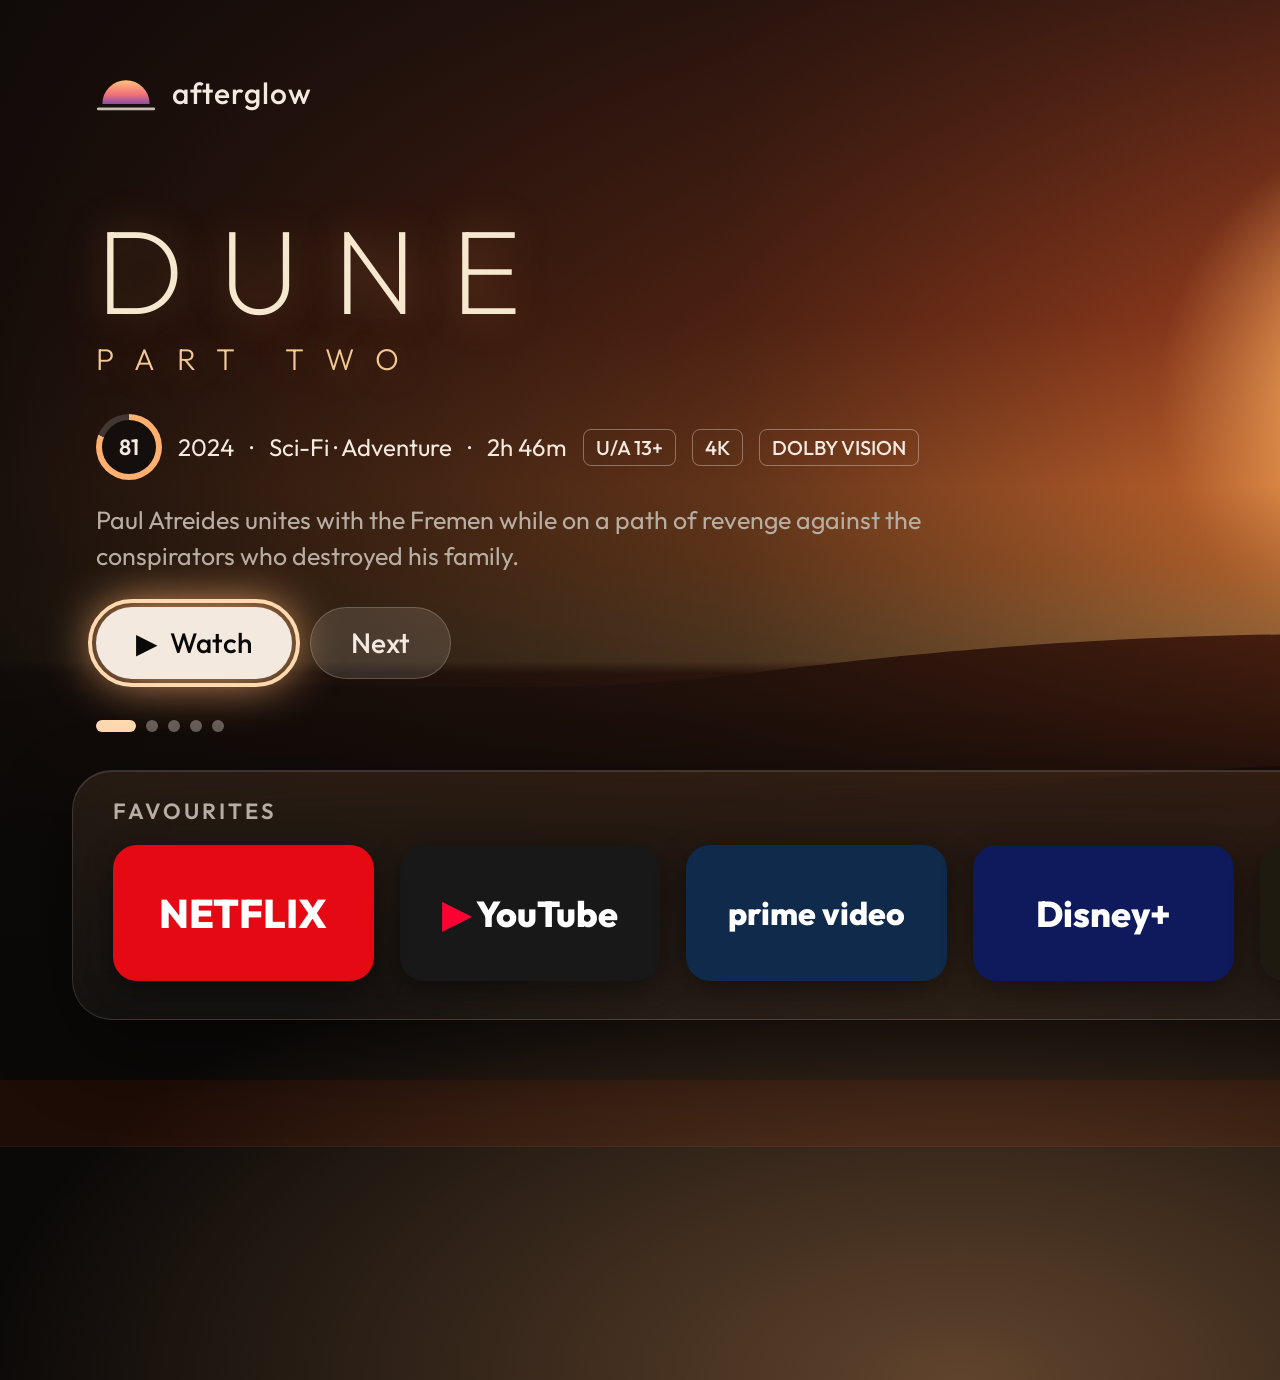
<file: docs/design/v2/showcase2-dune.html>
<html><head><link rel="stylesheet" href="base.css"><style>
:root{--acc:#FFB070;--acc2:#E8607A;--ring:#FFD9B0;--tint:rgba(255,176,112,.10)}
body.bat{--acc:#7FB6FF;--acc2:#3A5BD9;--ring:#CFE3FF;--tint:rgba(110,160,255,.10)}
.art{position:absolute;inset:-4%;transform:scale(var(--z,1.04)) translate(var(--x,0px),var(--y,0px))}
.dune{background:radial-gradient(circle at 72% 38%,#FFE2A8 0,#FFB060 5%,rgba(255,140,60,0) 16%),linear-gradient(180deg,#3A1A12 0,#9A3E1E 32%,#E07A36 52%,#F2A55A 60%,#8A3A1C 61%,#5A220F 100%)}
.batart{background:radial-gradient(ellipse at 70% 30%,rgba(200,40,40,.55),transparent 35%),linear-gradient(180deg,#05070C 0,#0D1626 40%,#1B2B44 70%,#0A1018 100%)}
.art svg{position:absolute;left:0;bottom:0;width:100%;height:100%}
.shade{position:absolute;inset:0;background:linear-gradient(90deg,rgba(11,9,8,.92) 0,rgba(11,9,8,.55) 38%,rgba(11,9,8,0) 70%),linear-gradient(0deg,#0B0908 0,rgba(11,9,8,.85) 22%,rgba(11,9,8,0) 55%)}
.glow{position:absolute;left:-10%;right:-10%;bottom:-300px;height:600px;background:radial-gradient(ellipse at 50% 100%,var(--acc),transparent 60%);opacity:.35}
.info{position:absolute;left:96px;top:210px;width:860px}
.logo-d{font-size:120px;font-weight:200;letter-spacing:34px;line-height:1;color:#F6E7CF;text-shadow:0 0 40px rgba(255,170,90,.35)}
.logo-d small{display:block;font-size:30px;letter-spacing:22px;font-weight:300;margin-top:14px;color:#F2C994}
.logo-b{font-size:118px;font-weight:900;letter-spacing:4px;line-height:.9;color:#E3262A;transform:scaleY(1.25);transform-origin:left top;text-shadow:0 0 50px rgba(227,38,42,.45)}
.logo-b small{display:block;font-size:30px;letter-spacing:16px;font-weight:600;color:#C9D6EA;transform:scaleY(.8);margin-bottom:6px}
.meta{font-size:24px;margin-top:40px;display:flex;gap:16px;align-items:center;flex-wrap:wrap}
.ring{width:66px;height:66px;border-radius:50%;display:grid;place-items:center;background:conic-gradient(var(--acc) var(--p),rgba(255,255,255,.15) 0);position:relative;font-weight:600;font-size:22px}
.ring:before{content:"";position:absolute;inset:6px;border-radius:50%;background:#140F0D}.ring span{position:relative}
.bd{padding:5px 12px;border:1px solid rgba(255,244,235,.35);border-radius:8px;font-size:20px;font-weight:500}
.new{background:var(--acc);color:#140F0D;border:none;font-weight:700}
.desc{font-size:25px;line-height:1.45;margin-top:22px}
.btns{display:flex;gap:18px;margin-top:32px}
.b{height:72px;padding:0 40px;border-radius:36px;display:flex;align-items:center;gap:14px;font-size:28px;font-weight:500}
.b1{background:#F3E9DF;color:#0B0908;box-shadow:0 0 50px var(--acc);outline:4px solid var(--ring);outline-offset:4px}.b2{background:rgba(255,244,235,.12);border:1px solid rgba(255,244,235,.2)}
.dots{position:absolute;left:96px;top:720px;display:flex;gap:10px}.dots i{width:12px;height:12px;border-radius:6px;background:rgba(255,244,235,.35)}.dots i:first-child{width:40px;background:var(--ring)}
.shelf{position:absolute;left:72px;right:72px;top:770px;height:250px;border-radius:40px;padding:26px 40px;background:linear-gradient(180deg,var(--tint),rgba(255,244,235,.04))!important}
.row{display:grid;grid-template-columns:repeat(6,1fr);gap:26px;margin-top:20px}.row .card{height:136px}.row .card.f{transform:none;outline:none;box-shadow:0 10px 30px rgba(0,0,0,.4)}
.credit{position:absolute;right:96px;top:722px;font-size:18px}
.tag{position:absolute;right:96px;top:160px;font-size:20px;padding:8px 18px;border-radius:20px;background:rgba(0,0,0,.35);border:1px solid rgba(255,255,255,.15)}
</style></head><body class="">
<div class="art dune"><svg viewBox="0 0 1920 1080" preserveAspectRatio="none"><path d="M0 700 C300 640 520 690 760 660 S1300 600 1920 650 V1080 H0Z" fill="#6A2A12"/><path d="M0 800 C400 740 700 790 1000 760 S1600 720 1920 770 V1080 H0Z" fill="#3E170A"/><path d="M0 900 C500 860 900 900 1300 870 S1700 850 1920 880 V1080 H0Z" fill="#1E0C06"/></svg></div>
<div class="shade"></div><div class="glow"></div>
<div class="top"><div class="logo"><svg width="60" height="40" viewBox="-6 0 64 44"><defs><linearGradient id="s" x1="0" y1="0" x2="0" y2="1"><stop offset="0" stop-color="#FFC27A"/><stop offset=".6" stop-color="#F0707A"/><stop offset="1" stop-color="#8A4FA8"/></linearGradient></defs><path d="M0 34 A26 26 0 0 1 52 34 Z" fill="url(#s)"/><rect x="-6" y="38" width="64" height="3" rx="1.5" fill="#F3E9DF" opacity=".8"/></svg> afterglow</div><div class="pill">9:41 PM<div class="ib" style="margin-left:14px"><svg viewBox="0 0 24 24"><rect x="3" y="3" width="7" height="7" rx="2"/><rect x="14" y="3" width="7" height="7" rx="2"/><rect x="3" y="14" width="7" height="7" rx="2"/><rect x="14" y="14" width="7" height="7" rx="2"/></svg></div><div class="ib"><svg viewBox="0 0 24 24"><circle cx="12" cy="12" r="3"/><path d="M19.4 15a1.7 1.7 0 0 0 .3 1.8l.1.1a2 2 0 1 1-2.8 2.8l-.1-.1a1.7 1.7 0 0 0-1.8-.3 1.7 1.7 0 0 0-1 1.5V21a2 2 0 1 1-4 0v-.1a1.7 1.7 0 0 0-1.1-1.5 1.7 1.7 0 0 0-1.8.3l-.1.1a2 2 0 1 1-2.8-2.8l.1-.1a1.7 1.7 0 0 0 .3-1.8 1.7 1.7 0 0 0-1.5-1H3a2 2 0 1 1 0-4h.1a1.7 1.7 0 0 0 1.5-1.1 1.7 1.7 0 0 0-.3-1.8l-.1-.1a2 2 0 1 1 2.8-2.8l.1.1a1.7 1.7 0 0 0 1.8.3H9a1.7 1.7 0 0 0 1-1.5V3a2 2 0 1 1 4 0v.1a1.7 1.7 0 0 0 1 1.5 1.7 1.7 0 0 0 1.8-.3l.1-.1a2 2 0 1 1 2.8 2.8l-.1.1a1.7 1.7 0 0 0-.3 1.8V9a1.7 1.7 0 0 0 1.5 1H21a2 2 0 1 1 0 4h-.1a1.7 1.7 0 0 0-1.5 1z"/></svg></div></div></div>
<div class="info"><div class="logo-d">DUNE<small>PART TWO</small></div>
<div class="meta"><div class="ring" style="--p:81%"><span>81</span></div><span>2024</span>·<span>Sci-Fi · Adventure</span>·<span>2h 46m</span><b class="bd">U/A 13+</b><b class="bd">4K</b><b class="bd">DOLBY VISION</b></div>
<div class="desc muted">Paul Atreides unites with the Fremen while on a path of revenge against the conspirators who destroyed his family.</div>
<div class="btns"><div class="b b1">▶&nbsp; Watch</div><div class="b b2">Next</div></div></div>
<div class="dots"><i></i><i></i><i></i><i></i><i></i></div>
<div class="credit muted">Trending this week · TMDB</div>
<div class="shelf glass"><div class="caps">Favourites</div><div class="row"><div class="card f" style="background:#E50914;font-size:40px">NETFLIX</div><div class="card" style="background:#181818;font-size:36px"><span><span style="color:#FF0033">▶</span> YouTube</span></div><div class="card" style="background:#0F2A4A;font-size:32px">prime video</div><div class="card" style="background:#0E1A5C;font-size:36px">Disney+</div><div class="card" style="background:#1F1A10;color:#E5A00D;font-size:40px">plex</div><div class="card" style="background:#121212;color:#1ED760;font-size:34px">Spotify</div></div></div>
</body></html>
</file>
<file: docs/design/v2/base.css>
@font-face{font-family:Outfit;src:url(../../../app/src/main/res/font/outfit.ttf);font-weight:100 900}
*{box-sizing:border-box;margin:0;padding:0}
body{width:1920px;height:1080px;overflow:hidden;font-family:Outfit,sans-serif;color:#F3E9DF;background:#0B0908;position:relative}
.muted{color:#B8ADA3}
.top{position:absolute;left:96px;right:96px;top:56px;display:flex;align-items:center;justify-content:space-between;z-index:5}
.logo{display:flex;align-items:center;gap:16px;font-size:30px;font-weight:500;letter-spacing:1px}
.pill{display:flex;align-items:center;gap:10px;padding:8px 8px 8px 28px;border-radius:40px;background:rgba(255,244,235,.08);border:1px solid rgba(255,244,235,.14);backdrop-filter:blur(24px);font-size:30px;font-weight:300}
.ib{width:56px;height:56px;border-radius:28px;display:grid;place-items:center;background:rgba(255,244,235,.06)}
.ib svg{width:28px;height:28px;stroke:#F3E9DF;fill:none;stroke-width:2}
.glass{background:linear-gradient(180deg,rgba(255,244,235,.10),rgba(255,244,235,.04));border:1px solid rgba(255,244,235,.13);box-shadow:inset 0 1px 0 rgba(255,255,255,.12),0 30px 80px rgba(0,0,0,.45);backdrop-filter:blur(34px) saturate(1.3)}
.caps{font-size:22px;font-weight:600;letter-spacing:3px;color:#B8ADA3;text-transform:uppercase}
.card{border-radius:24px;position:relative;display:grid;place-items:center;font-weight:800;color:#fff;box-shadow:0 10px 30px rgba(0,0,0,.4)}
.card.f{transform:scale(1.08);outline:4px solid #FFD9B0;outline-offset:4px;box-shadow:0 0 60px 10px rgba(255,160,90,.45),0 20px 40px rgba(0,0,0,.5);z-index:2}
</file>
